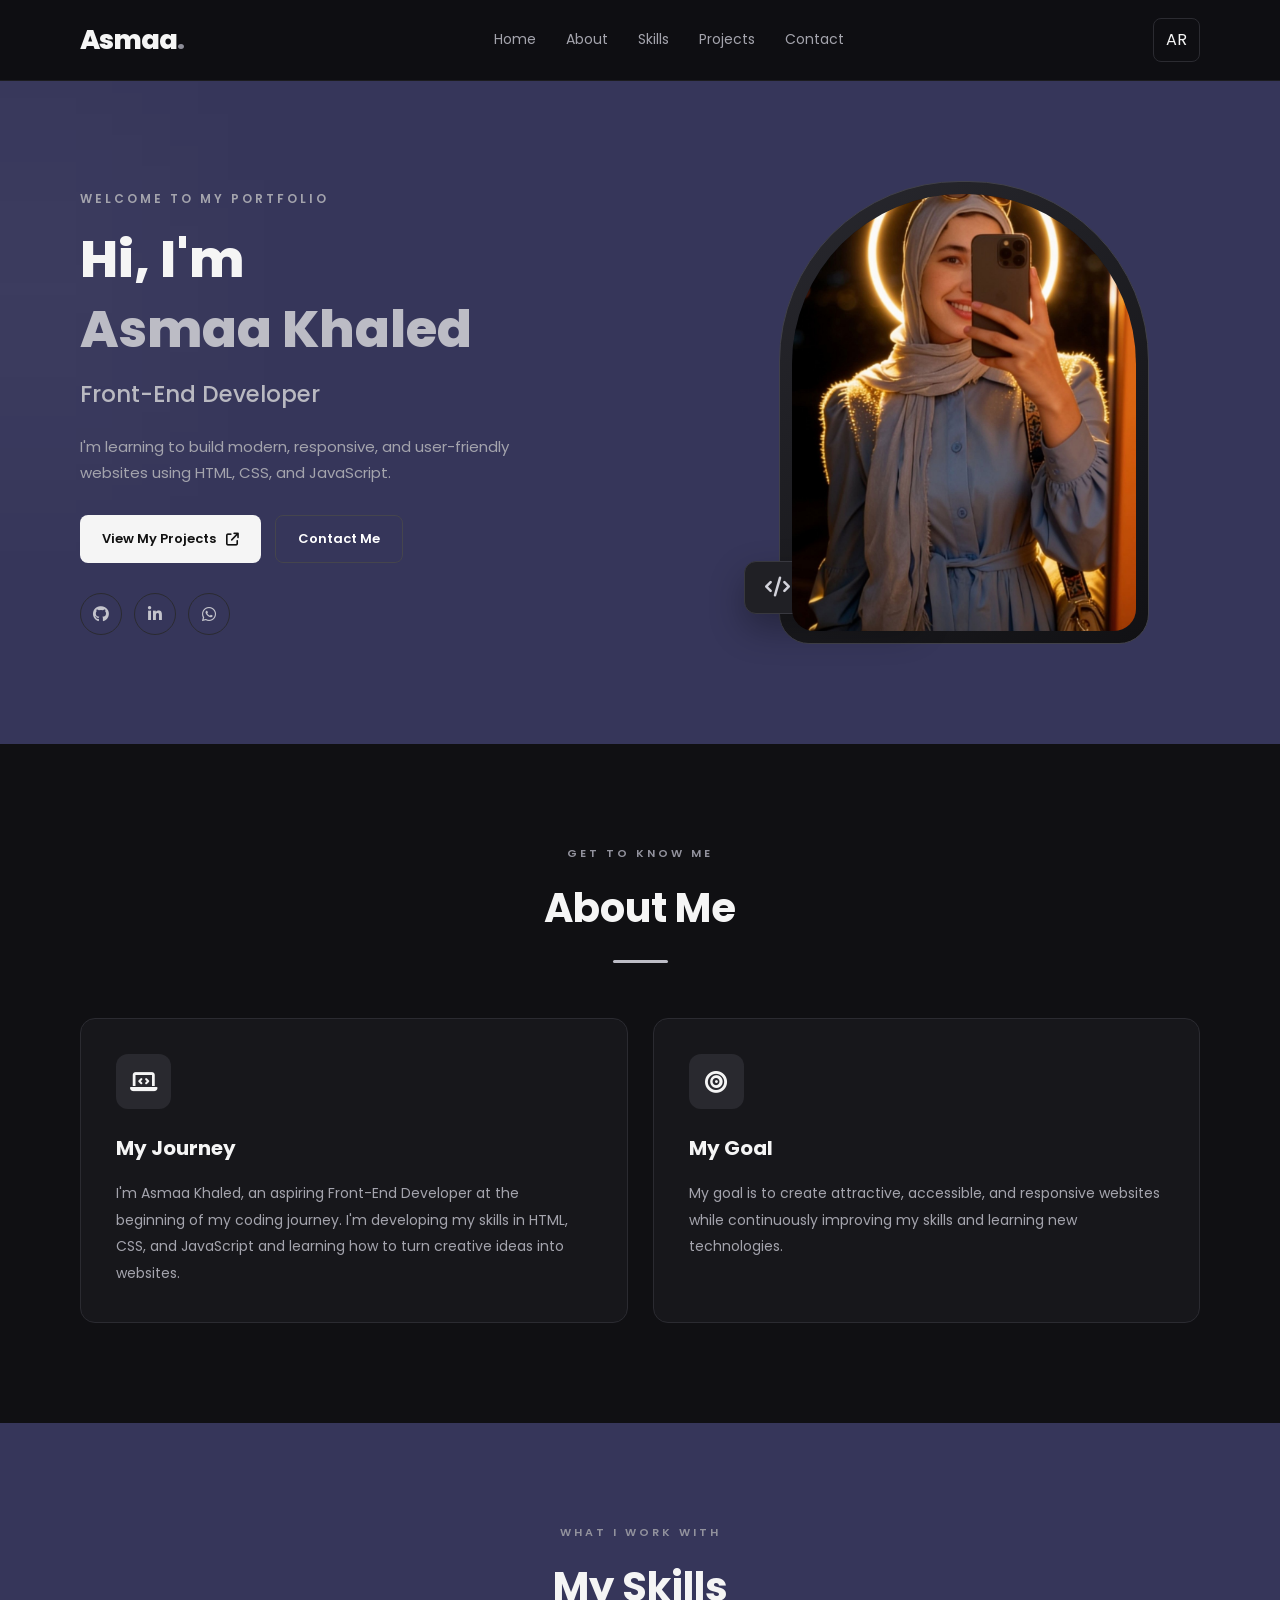
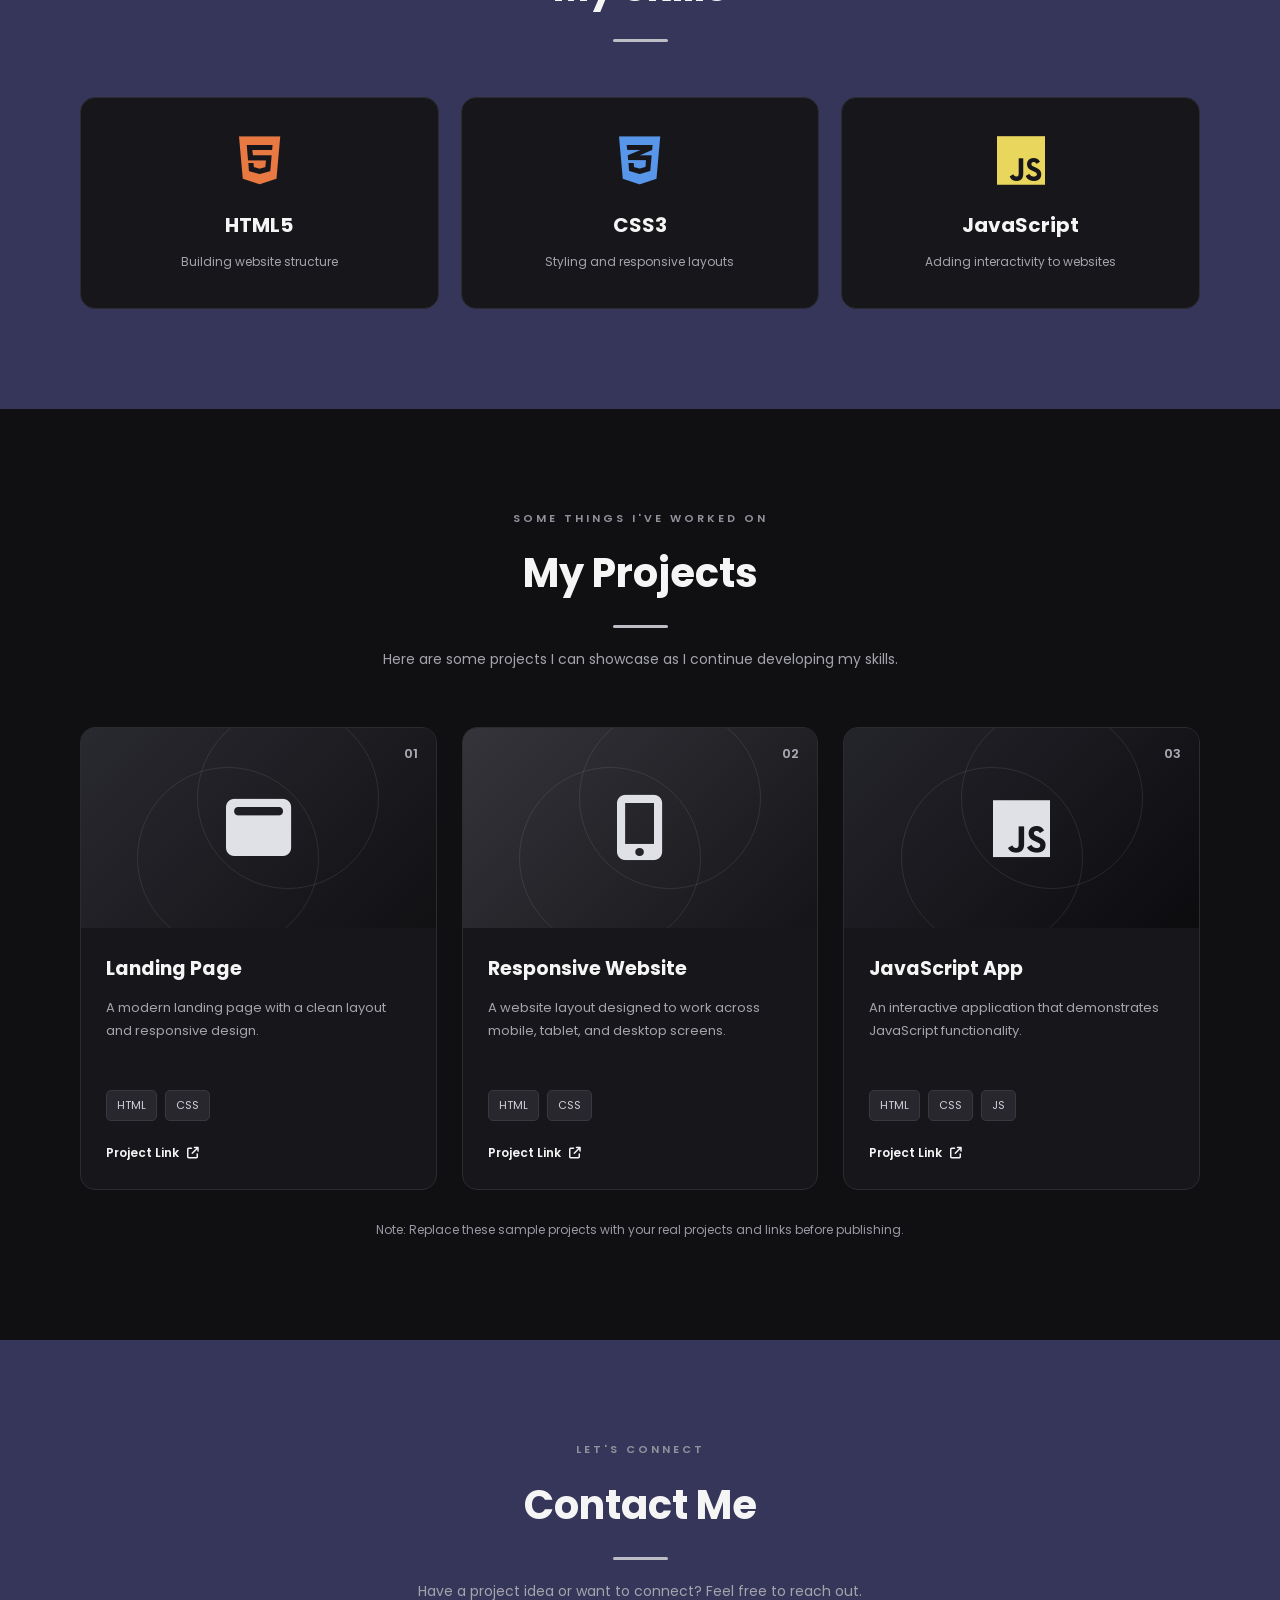
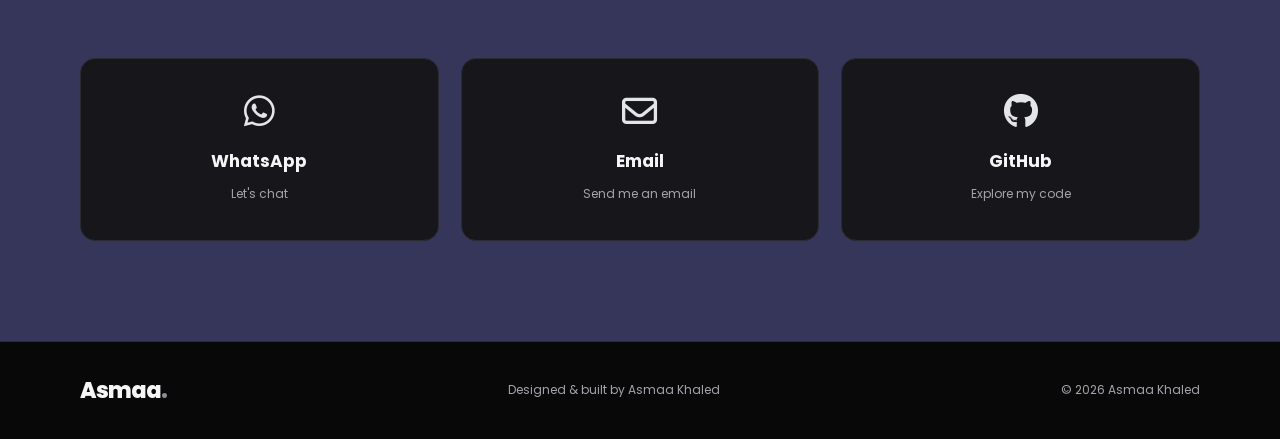
<file: index.html>
<html lang="en" dir="ltr">
<head>
    <meta charset="UTF-8">
    <meta name="viewport" content="width=device-width, initial-scale=1.0">

    <meta name="description"
          content="Asmaa Khaled - Front-End Developer Portfolio">

    <title>Asmaa Khaled | Front-End Developer</title>

    <!-- Google Fonts -->
    <link rel="preconnect" href="https://fonts.googleapis.com">
    <link rel="preconnect" href="https://fonts.gstatic.com" crossorigin>

    <link href="https://fonts.googleapis.com/css2?family=Cairo:wght@400;500;600;700;800&family=Poppins:wght@300;400;500;600;700;800&display=swap"
          rel="stylesheet">

    <!-- Font Awesome Icons -->
    <link rel="stylesheet"
          href="https://cdnjs.cloudflare.com/ajax/libs/font-awesome/6.5.2/css/all.min.css">

    <!-- CSS File -->
    <link rel="stylesheet" href="ASmaa.css">
</head>

<body>





<div class="bubbles-background" aria-hidden="true"> <span></span> <span></span> <span></span> <span></span> <span></span> <span></span> <span></span> <span></span> <span></span> <span></span> <span></span> <span></span> </div>



    

    <!-- Navbar -->
    <header class="header">
        <nav class="navbar container">

            <a href="#home" class="logo">
                Asmaa<span>.</span>
            </a>

            <ul class="nav-links" id="navLinks">
                <li><a href="#home" data-en="Home" data-ar="الرئيسية">Home</a></li>
                <li><a href="#about" data-en="About" data-ar="عني">About</a></li>
                <li><a href="#skills" data-en="Skills" data-ar="مهاراتي">Skills</a></li>
                <li><a href="#projects" data-en="Projects" data-ar="مشاريعي">Projects</a></li>
                <li><a href="#contact" data-en="Contact" data-ar="تواصل معي">Contact</a></li>
            </ul>

            <div class="nav-actions">
                <button class="language-btn" id="languageBtn" aria-label="Change language">
                    AR
                </button>

                <button class="menu-btn"
                        id="menuBtn"
                        aria-label="Open navigation menu"
                        aria-expanded="false">
                    <i class="fa-solid fa-bars"></i>
                </button>
            </div>

        </nav>
    </header>


    <main>

        <!-- Home Section -->
        <section class="hero section" id="home">

            <div class="container hero-content">

                <div class="hero-text">

                    <p class="welcome" data-en="WELCOME TO MY PORTFOLIO"
                       data-ar="أهلاً بيكم في البورتفوليو الخاص بيا">
                        WELCOME TO MY PORTFOLIO
                    </p>

                    <h1>
                        <span data-en="Hi, I'm" data-ar="أهلاً، أنا">Hi, I'm</span>
                        <span class="highlight">Asmaa Khaled</span>
                    </h1>

                    <h2 data-en="Front-End Developer"
                        data-ar="مطورة واجهات أمامية">
                        Front-End Developer
                    </h2>

                    <p class="hero-description"
                       data-en="I'm learning to build modern, responsive, and user-friendly websites using HTML, CSS, and JavaScript."
                       data-ar="أنا في بداية رحلتي في تطوير الواجهات الأمامية، وبطور مهاراتي في إنشاء مواقع عصرية ومتجاوبة باستخدام HTML وCSS وJavaScript.">
                        I'm learning to build modern, responsive, and
                        user-friendly websites using HTML, CSS, and JavaScript.
                    </p>

                    <div class="hero-buttons">

                        <a href="#projects" class="btn btn-primary">
                            <span data-en="View My Projects"
                                  data-ar="شاهدي مشاريعي">View My Projects</span>
                            <i class="fa-solid fa-arrow-up-right-from-square"></i>
                        </a>

                        <a href="#contact" class="btn btn-outline"
                           data-en="Contact Me"
                           data-ar="تواصلي معي">
                            Contact Me
                        </a>

                    </div>

                    <div class="social-links">

                        <a href="https://github.com/"
                           target="_blank"
                           rel="noopener noreferrer"
                           aria-label="GitHub">
                            <i class="fa-brands fa-github"></i>
                        </a>

                        <a href="https://www.linkedin.com/"
                           target="_blank"
                           rel="noopener noreferrer"
                           aria-label="LinkedIn">
                            <i class="fa-brands fa-linkedin-in"></i>
                        </a>

                        <a href="https://wa.me/201121134514"
                           target="_blank"
                           rel="noopener noreferrer"
                           aria-label="WhatsApp">
                            <i class="fa-brands fa-whatsapp"></i>
                        </a>

                    </div>

                </div>


                <div class="hero-image">

                    <div class="image-frame">

                        <!-- Replace profile.jpg with your own photo -->
                        <img src="profile.jpg"
                             alt="Asmaa Khaled"
                             class="profile-img"
                             onerror="this.style.display='none'; this.nextElementSibling.style.display='flex';">

                        <div class="image-placeholder">
                            <i class="fa-solid fa-user"></i>
                            <span data-en="Add Your Photo"
                                  data-ar="أضيفي صورتك هنا">
                                Add Your Photo
                            </span>
                        </div>

                    </div>

                    <div class="floating-badge">
                        <i class="fa-solid fa-code"></i>
                        <span>HTML · CSS · JS</span>
                    </div>

                </div>

            </div>

        </section>


        <!-- About Section -->
        <section class="section about-section" id="about">

            <div class="container">

                <div class="section-heading">
                    <p class="section-subtitle"
                       data-en="GET TO KNOW ME"
                       data-ar="تعرفوا عليّ">
                        GET TO KNOW ME
                    </p>

                    <h2 data-en="About Me"
                        data-ar="نبذة عني">
                        About Me
                    </h2>

                    <span class="heading-line"></span>
                </div>

                <div class="about-content">

                    <div class="about-card">
                        <div class="about-icon">
                            <i class="fa-solid fa-laptop-code"></i>
                        </div>

                        <h3 data-en="My Journey"
                            data-ar="رحلتي في البرمجة">
                            My Journey
                        </h3>

                        <p data-en="I'm Asmaa Khaled, an aspiring Front-End Developer at the beginning of my coding journey. I'm developing my skills in HTML, CSS, and JavaScript and learning how to turn creative ideas into websites."
                           data-ar="أنا أسماء خالد، مطورة واجهات أمامية في بداية رحلتي في البرمجة. بعمل على تطوير مهاراتي في HTML وCSS وJavaScript، وبتعلم إزاي أحول الأفكار الإبداعية إلى مواقع ويب.">
                            I'm Asmaa Khaled, an aspiring Front-End Developer
                            at the beginning of my coding journey. I'm developing
                            my skills in HTML, CSS, and JavaScript and learning
                            how to turn creative ideas into websites.
                        </p>
                    </div>

                    <div class="about-card">
                        <div class="about-icon">
                            <i class="fa-solid fa-bullseye"></i>
                        </div>

                        <h3 data-en="My Goal"
                            data-ar="هدفي">
                            My Goal
                        </h3>

                        <p data-en="My goal is to create attractive, accessible, and responsive websites while continuously improving my skills and learning new technologies."
                           data-ar="هدفي إني أصمم مواقع جذابة وسهلة الاستخدام ومتجاوبة مع كل الشاشات، وأفضل أطور مهاراتي وأتعلم تقنيات جديدة باستمرار.">
                            My goal is to create attractive, accessible,
                            and responsive websites while continuously
                            improving my skills and learning new technologies.
                        </p>
                    </div>

                </div>

            </div>

        </section>


        <!-- Skills Section -->
        <section class="section skills-section" id="skills">

            <div class="container">

                <div class="section-heading">
                    <p class="section-subtitle"
                       data-en="WHAT I WORK WITH"
                       data-ar="التقنيات اللي بتعلمها">
                        WHAT I WORK WITH
                    </p>

                    <h2 data-en="My Skills"
                        data-ar="مهاراتي">
                        My Skills
                    </h2>

                    <span class="heading-line"></span>
                </div>

                <div class="skills-grid">

                    <div class="skill-card">
                        <i class="fa-brands fa-html5 html-icon"></i>
                        <h3>HTML5</h3>
                        <p data-en="Building website structure"
                           data-ar="بناء هيكل صفحات الويب">
                            Building website structure
                        </p>
                    </div>

                    <div class="skill-card">
                        <i class="fa-brands fa-css3-alt css-icon"></i>
                        <h3>CSS3</h3>
                        <p data-en="Styling and responsive layouts"
                           data-ar="تنسيق المواقع وتصميم الشاشات المتجاوبة">
                            Styling and responsive layouts
                        </p>
                    </div>

                    <div class="skill-card">
                        <i class="fa-brands fa-js js-icon"></i>
                        <h3>JavaScript</h3>
                        <p data-en="Adding interactivity to websites"
                           data-ar="إضافة التفاعل إلى المواقع">
                            Adding interactivity to websites
                        </p>
                    </div>

                </div>

            </div>

        </section>


        <!-- Projects Section -->
        <section class="section projects-section" id="projects">

            <div class="container">

                <div class="section-heading">
                    <p class="section-subtitle"
                       data-en="SOME THINGS I'VE WORKED ON"
                       data-ar="نماذج من أعمالي">
                        SOME THINGS I'VE WORKED ON
                    </p>

                    <h2 data-en="My Projects"
                        data-ar="مشاريعي">
                        My Projects
                    </h2>

                    <span class="heading-line"></span>

                    <p class="section-description"
                       data-en="Here are some projects I can showcase as I continue developing my skills."
                       data-ar="هنا هنعرض نماذج من مشاريعي مع استمرار تطوير مهاراتي.">
                        Here are some projects I can showcase as I continue
                        developing my skills.
                    </p>
                </div>


                <div class="projects-grid">

                    <!-- Project 1 -->
                    <article class="project-card">

                        <div class="project-visual visual-one">
                            <i class="fa-solid fa-window-maximize"></i>
                            <span>01</span>
                        </div>

                        <div class="project-info">

                            <h3 data-en="Landing Page"
                                data-ar="صفحة هبوط">
                                Landing Page
                            </h3>

                            <p data-en="A modern landing page with a clean layout and responsive design."
                               data-ar="صفحة هبوط عصرية بتصميم بسيط ومتجاوب مع مختلف الشاشات.">
                                A modern landing page with a clean layout
                                and responsive design.
                            </p>

                            <div class="project-tags">
                                <span>HTML</span>
                                <span>CSS</span>
                            </div>

                            <a href="#contact"
                               class="project-link"
                               data-en="Project Link"
                               data-ar="رابط المشروع">
                                Project Link
                                <i class="fa-solid fa-arrow-up-right-from-square"></i>
                            </a>

                        </div>

                    </article>


                    <!-- Project 2 -->
                    <article class="project-card">

                        <div class="project-visual visual-two">
                            <i class="fa-solid fa-mobile-screen-button"></i>
                            <span>02</span>
                        </div>

                        <div class="project-info">

                            <h3 data-en="Responsive Website"
                                data-ar="موقع متجاوب">
                                Responsive Website
                            </h3>

                            <p data-en="A website layout designed to work across mobile, tablet, and desktop screens."
                               data-ar="تصميم موقع يعمل بشكل مناسب على الموبايل والتابلت والكمبيوتر.">
                                A website layout designed to work across
                                mobile, tablet, and desktop screens.
                            </p>

                            <div class="project-tags">
                                <span>HTML</span>
                                <span>CSS</span>
                            </div>

                            <a href="#contact"
                               class="project-link"
                               data-en="Project Link"
                               data-ar="رابط المشروع">
                                Project Link
                                <i class="fa-solid fa-arrow-up-right-from-square"></i>
                            </a>

                        </div>

                    </article>


                    <!-- Project 3 -->
                    <article class="project-card">

                        <div class="project-visual visual-three">
                            <i class="fa-brands fa-js"></i>
                            <span>03</span>
                        </div>

                        <div class="project-info">

                            <h3 data-en="JavaScript App"
                                data-ar="تطبيق JavaScript">
                                JavaScript App
                            </h3>

                            <p data-en="An interactive application that demonstrates JavaScript functionality."
                               data-ar="تطبيق تفاعلي يوضح استخدام JavaScript في إضافة وظائف للموقع.">
                                An interactive application that demonstrates
                                JavaScript functionality.
                            </p>

                            <div class="project-tags">
                                <span>HTML</span>
                                <span>CSS</span>
                                <span>JS</span>
                            </div>

                            <a href="#contact"
                               class="project-link"
                               data-en="Project Link"
                               data-ar="رابط المشروع">
                                Project Link
                                <i class="fa-solid fa-arrow-up-right-from-square"></i>
                            </a>

                        </div>

                    </article>

                </div>

                <p class="projects-note"
                   data-en="Note: Replace these sample projects with your real projects and links before publishing."
                   data-ar="ملحوظة: استبدلي المشاريع التجريبية بمشاريعك الحقيقية وروابطها قبل نشر الموقع.">
                    Note: Replace these sample projects with your real
                    projects and links before publishing.
                </p>

            </div>

        </section>


        <!-- Contact Section -->
        <section class="section contact-section" id="contact">

            <div class="container">

                <div class="section-heading">
                    <p class="section-subtitle"
                       data-en="LET'S CONNECT"
                       data-ar="خلينا نتواصل">
                        LET'S CONNECT
                    </p>

                    <h2 data-en="Contact Me"
                        data-ar="تواصل معي">
                        Contact Me
                    </h2>

                    <span class="heading-line"></span>

                    <p class="section-description"
                       data-en="Have a project idea or want to connect? Feel free to reach out."
                       data-ar="عندك فكرة مشروع أو حابة تتواصلي معايا؟ يسعدني إنك تبعتيلي.">
                        Have a project idea or want to connect?
                        Feel free to reach out.
                    </p>
                </div>


                <div class="contact-grid">

                    <a href="https://wa.me/201121134514"
                       class="contact-card"
                       target="_blank"
                       rel="noopener noreferrer">

                        <i class="fa-brands fa-whatsapp"></i>

                        <h3>WhatsApp</h3>

                        <p data-en="Let's chat"
                           data-ar="راسليني">
                            Let's chat
                        </p>

                    </a>


                    <a href="mailto:YOUR_EMAIL@example.com"
                       class="contact-card">

                        <i class="fa-regular fa-envelope"></i>

                        <h3>Email</h3>

                        <p data-en="Send me an email"
                           data-ar="ابعتيلي إيميل">
                            Send me an email
                        </p>

                    </a>


                    <a href="https://github.com/"
                       class="contact-card"
                       target="_blank"
                       rel="noopener noreferrer">

                        <i class="fa-brands fa-github"></i>

                        <h3>GitHub</h3>

                        <p data-en="Explore my code"
                           data-ar="شوفي أكوادي">
                            Explore my code
                        </p>

                    </a>

                </div>

            </div>

        </section>

    </main>


    <!-- Footer -->
    <footer class="footer">

        <div class="container footer-content">

            <a href="#home" class="logo">
                Asmaa<span>.</span>
            </a>

            <p data-en="Designed & built by Asmaa Khaled"
               data-ar="تصميم وتطوير أسماء خالد">
                Designed & built by Asmaa Khaled
            </p>

            <p class="copyright">
                &copy; <span id="year"></span> Asmaa Khaled
            </p>

        </div>

    </footer>


    <!-- JavaScript File -->
    <script src="ASmaa.js"></script>

</body>
</html>
</file>
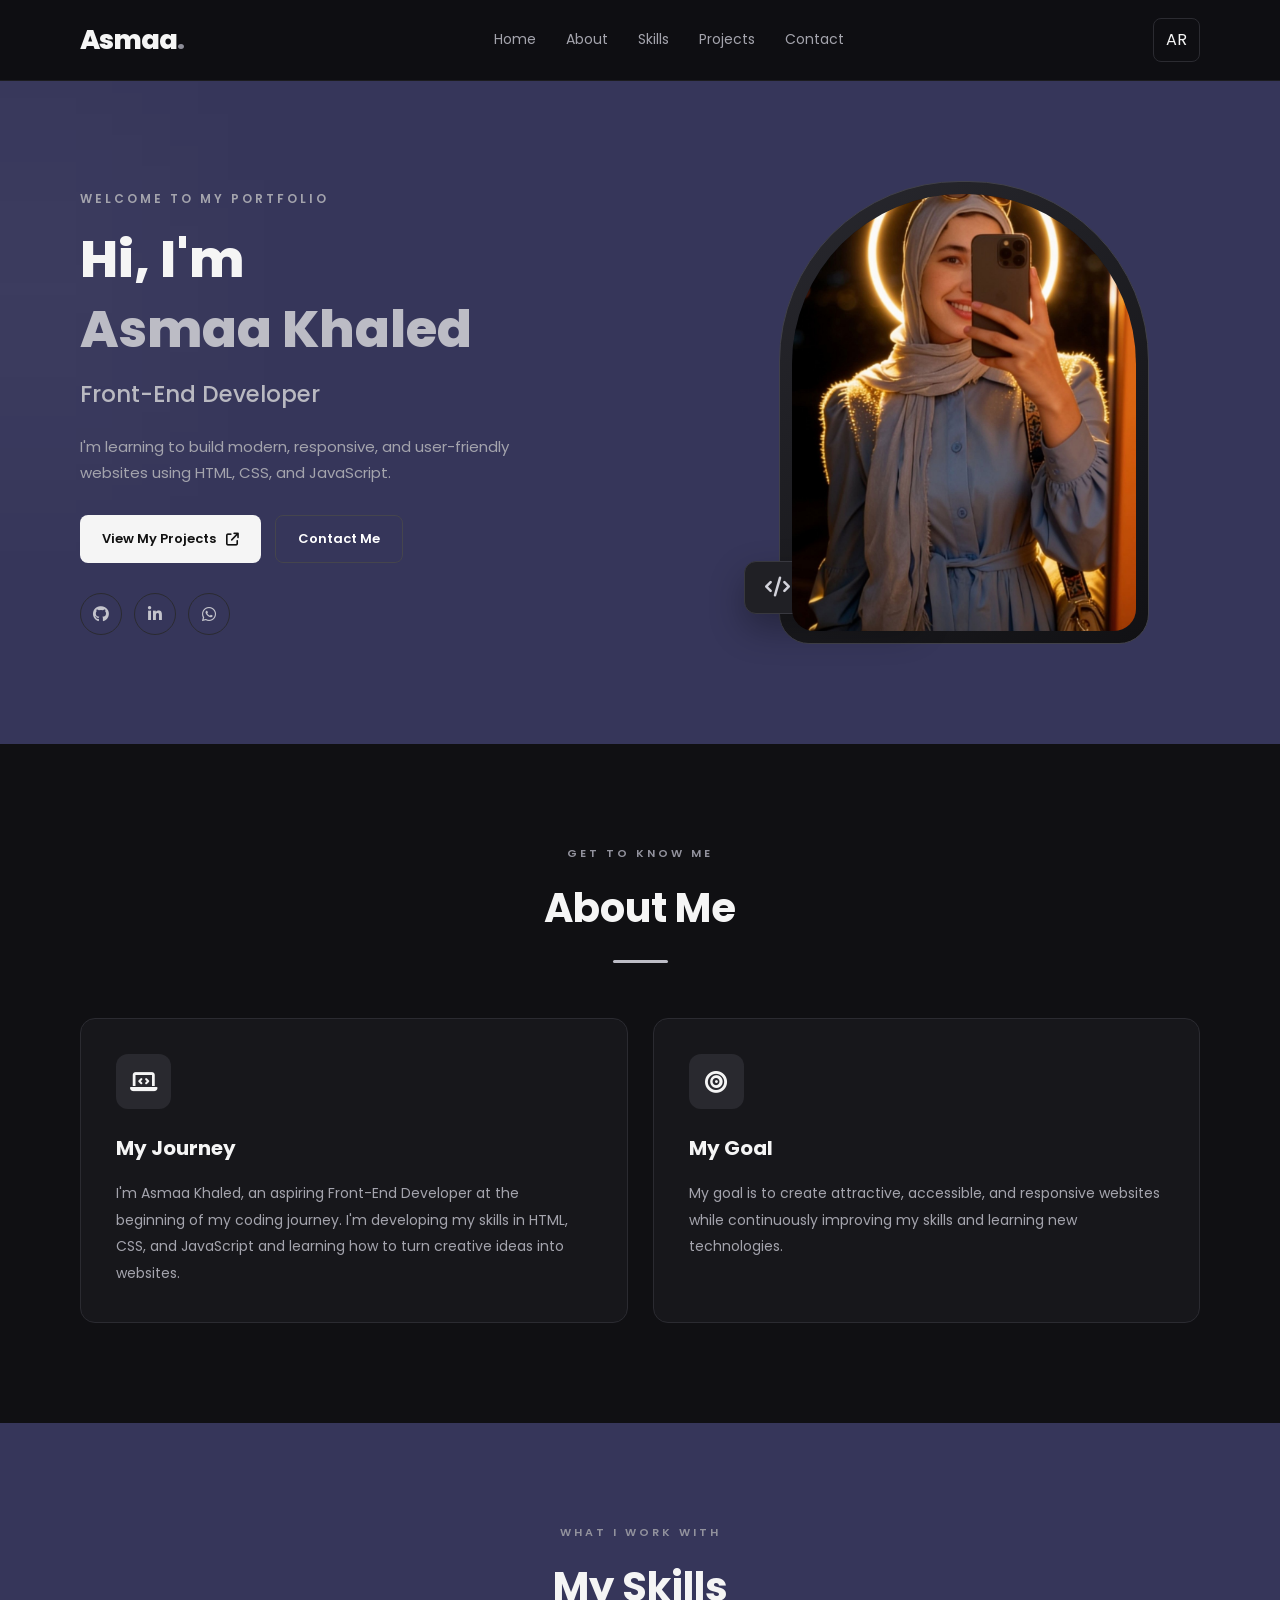
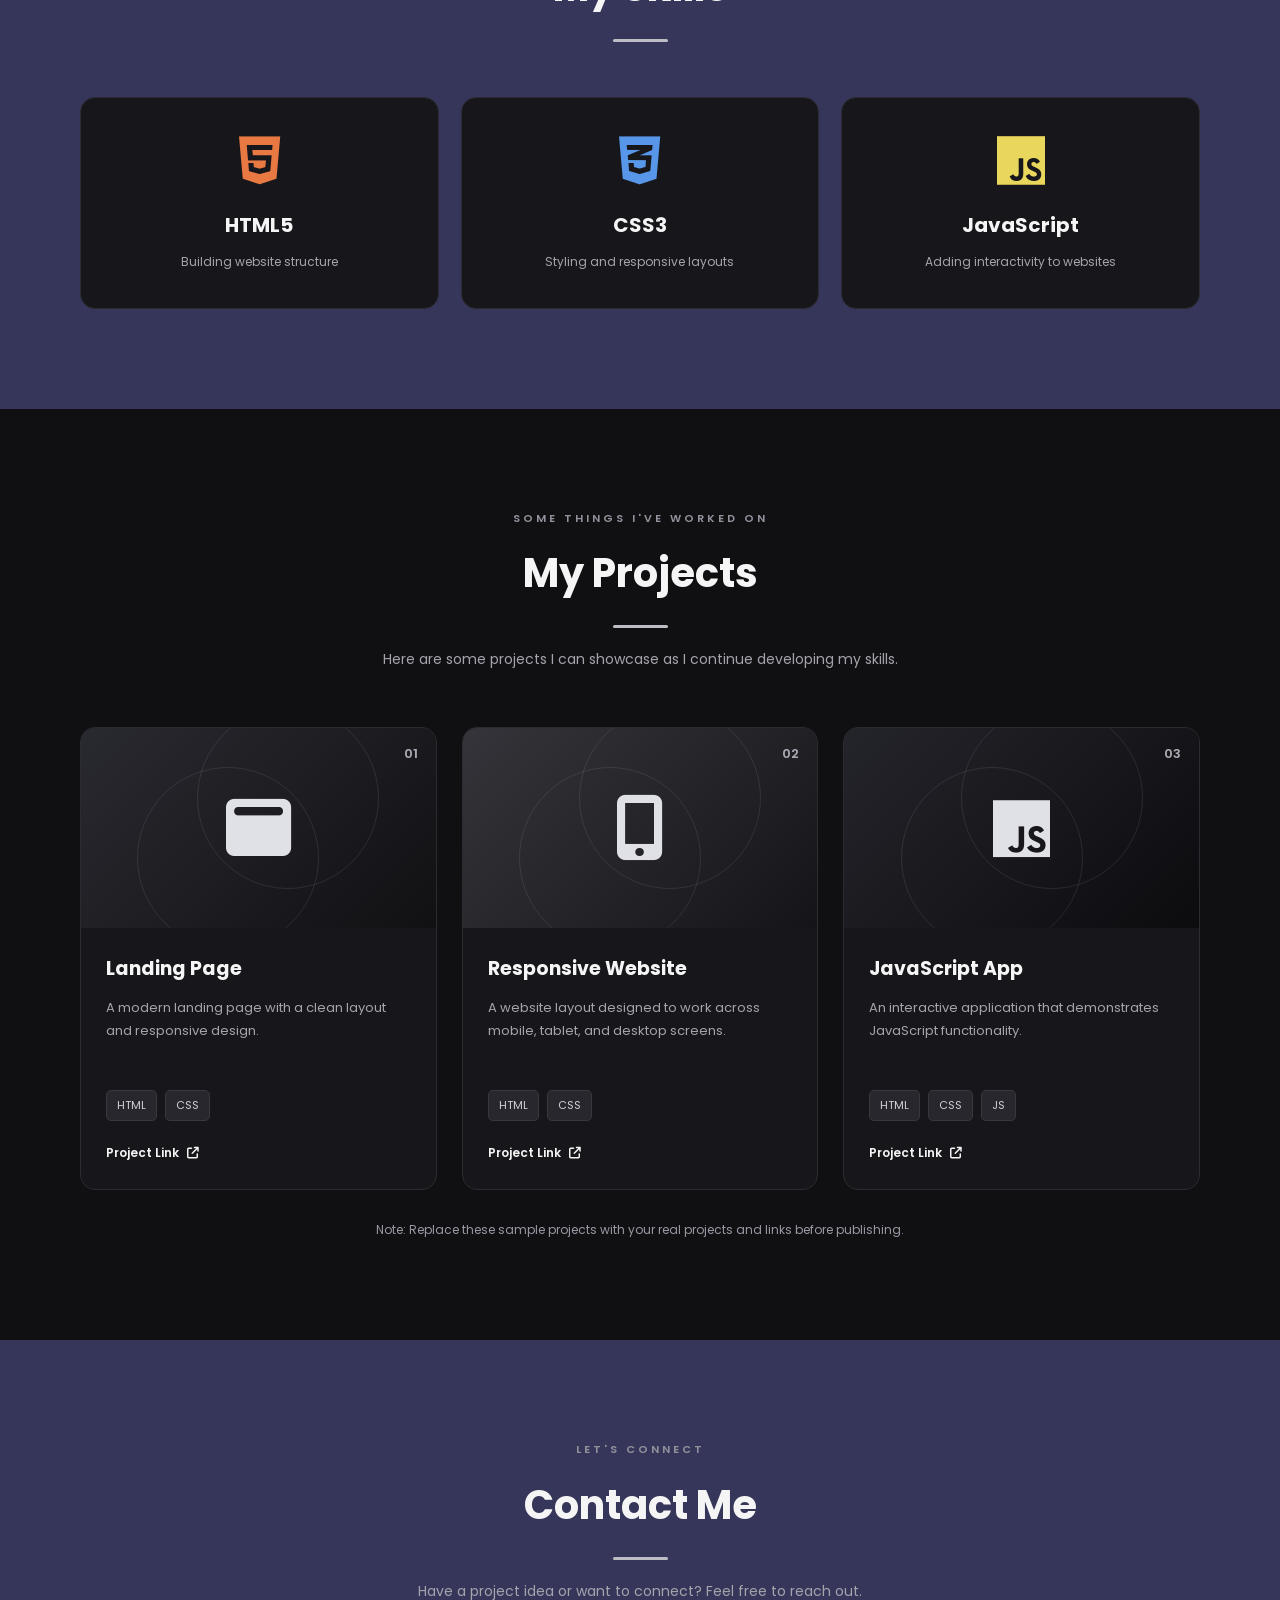
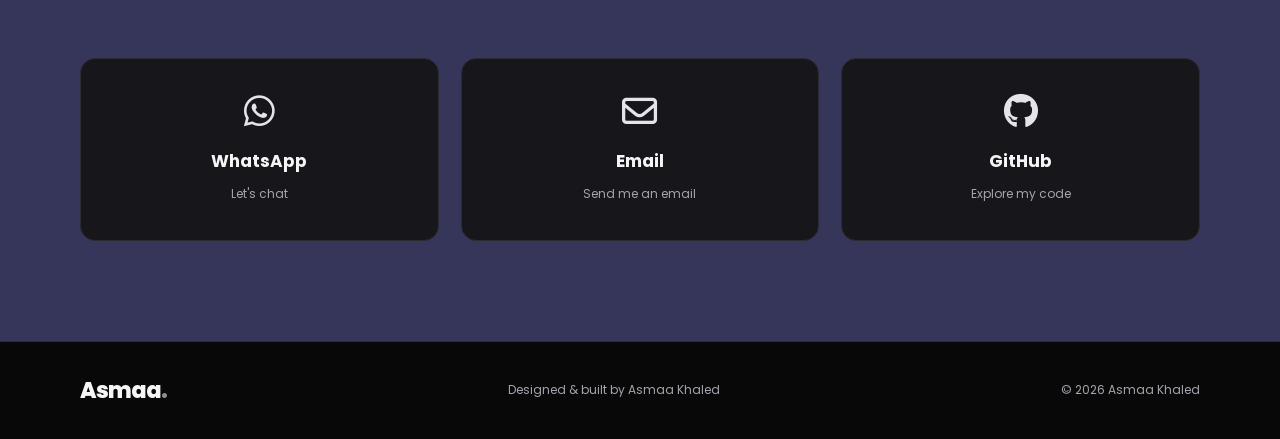
<file: index asmaa.html>
<html lang="en" dir="ltr">
<head>
    <meta charset="UTF-8">
    <meta name="viewport" content="width=device-width, initial-scale=1.0">

    <meta name="description"
          content="Asmaa Khaled - Front-End Developer Portfolio">

    <title>Asmaa Khaled | Front-End Developer</title>

    <!-- Google Fonts -->
    <link rel="preconnect" href="https://fonts.googleapis.com">
    <link rel="preconnect" href="https://fonts.gstatic.com" crossorigin>

    <link href="https://fonts.googleapis.com/css2?family=Cairo:wght@400;500;600;700;800&family=Poppins:wght@300;400;500;600;700;800&display=swap"
          rel="stylesheet">

    <!-- Font Awesome Icons -->
    <link rel="stylesheet"
          href="https://cdnjs.cloudflare.com/ajax/libs/font-awesome/6.5.2/css/all.min.css">

    <!-- CSS File -->
    <link rel="stylesheet" href="ASmaa.css">
</head>

<body>

    <!-- Navbar -->
    <header class="header">
        <nav class="navbar container">

            <a href="#home" class="logo">
                Asmaa<span>.</span>
            </a>

            <ul class="nav-links" id="navLinks">
                <li><a href="#home" data-en="Home" data-ar="الرئيسية">Home</a></li>
                <li><a href="#about" data-en="About" data-ar="عني">About</a></li>
                <li><a href="#skills" data-en="Skills" data-ar="مهاراتي">Skills</a></li>
                <li><a href="#projects" data-en="Projects" data-ar="مشاريعي">Projects</a></li>
                <li><a href="#contact" data-en="Contact" data-ar="تواصل معي">Contact</a></li>
            </ul>

            <div class="nav-actions">
                <button class="language-btn" id="languageBtn" aria-label="Change language">
                    AR
                </button>

                <button class="menu-btn"
                        id="menuBtn"
                        aria-label="Open navigation menu"
                        aria-expanded="false">
                    <i class="fa-solid fa-bars"></i>
                </button>
            </div>

        </nav>
    </header>


    <main>

        <!-- Home Section -->
        <section class="hero section" id="home">

            <div class="container hero-content">

                <div class="hero-text">

                    <p class="welcome" data-en="WELCOME TO MY PORTFOLIO"
                       data-ar="أهلاً بيكم في البورتفوليو الخاص بيا">
                        WELCOME TO MY PORTFOLIO
                    </p>

                    <h1>
                        <span data-en="Hi, I'm" data-ar="أهلاً، أنا">Hi, I'm</span>
                        <span class="highlight">Asmaa Khaled</span>
                    </h1>

                    <h2 data-en="Front-End Developer"
                        data-ar="مطورة واجهات أمامية">
                        Front-End Developer
                    </h2>

                    <p class="hero-description"
                       data-en="I'm learning to build modern, responsive, and user-friendly websites using HTML, CSS, and JavaScript."
                       data-ar="أنا في بداية رحلتي في تطوير الواجهات الأمامية، وبطور مهاراتي في إنشاء مواقع عصرية ومتجاوبة باستخدام HTML وCSS وJavaScript.">
                        I'm learning to build modern, responsive, and
                        user-friendly websites using HTML, CSS, and JavaScript.
                    </p>

                    <div class="hero-buttons">

                        <a href="#projects" class="btn btn-primary">
                            <span data-en="View My Projects"
                                  data-ar="شاهدي مشاريعي">View My Projects</span>
                            <i class="fa-solid fa-arrow-up-right-from-square"></i>
                        </a>

                        <a href="#contact" class="btn btn-outline"
                           data-en="Contact Me"
                           data-ar="تواصلي معي">
                            Contact Me
                        </a>

                    </div>

                    <div class="social-links">

                        <a href="https://github.com/"
                           target="_blank"
                           rel="noopener noreferrer"
                           aria-label="GitHub">
                            <i class="fa-brands fa-github"></i>
                        </a>

                        <a href="https://www.linkedin.com/"
                           target="_blank"
                           rel="noopener noreferrer"
                           aria-label="LinkedIn">
                            <i class="fa-brands fa-linkedin-in"></i>
                        </a>

                        <a href="https://wa.me/201121134514"
                           target="_blank"
                           rel="noopener noreferrer"
                           aria-label="WhatsApp">
                            <i class="fa-brands fa-whatsapp"></i>
                        </a>

                    </div>

                </div>


                <div class="hero-image">

                    <div class="image-frame">

                        <!-- Replace profile.jpg with your own photo -->
                        <img src="profile.jpg"
                             alt="Asmaa Khaled"
                             class="profile-img"
                             onerror="this.style.display='none'; this.nextElementSibling.style.display='flex';">

                        <div class="image-placeholder">
                            <i class="fa-solid fa-user"></i>
                            <span data-en="Add Your Photo"
                                  data-ar="أضيفي صورتك هنا">
                                Add Your Photo
                            </span>
                        </div>

                    </div>

                    <div class="floating-badge">
                        <i class="fa-solid fa-code"></i>
                        <span>HTML · CSS · JS</span>
                    </div>

                </div>

            </div>

        </section>


        <!-- About Section -->
        <section class="section about-section" id="about">

            <div class="container">

                <div class="section-heading">
                    <p class="section-subtitle"
                       data-en="GET TO KNOW ME"
                       data-ar="تعرفوا عليّ">
                        GET TO KNOW ME
                    </p>

                    <h2 data-en="About Me"
                        data-ar="نبذة عني">
                        About Me
                    </h2>

                    <span class="heading-line"></span>
                </div>

                <div class="about-content">

                    <div class="about-card">
                        <div class="about-icon">
                            <i class="fa-solid fa-laptop-code"></i>
                        </div>

                        <h3 data-en="My Journey"
                            data-ar="رحلتي في البرمجة">
                            My Journey
                        </h3>

                        <p data-en="I'm Asmaa Khaled, an aspiring Front-End Developer at the beginning of my coding journey. I'm developing my skills in HTML, CSS, and JavaScript and learning how to turn creative ideas into websites."
                           data-ar="أنا أسماء خالد، مطورة واجهات أمامية في بداية رحلتي في البرمجة. بعمل على تطوير مهاراتي في HTML وCSS وJavaScript، وبتعلم إزاي أحول الأفكار الإبداعية إلى مواقع ويب.">
                            I'm Asmaa Khaled, an aspiring Front-End Developer
                            at the beginning of my coding journey. I'm developing
                            my skills in HTML, CSS, and JavaScript and learning
                            how to turn creative ideas into websites.
                        </p>
                    </div>

                    <div class="about-card">
                        <div class="about-icon">
                            <i class="fa-solid fa-bullseye"></i>
                        </div>

                        <h3 data-en="My Goal"
                            data-ar="هدفي">
                            My Goal
                        </h3>

                        <p data-en="My goal is to create attractive, accessible, and responsive websites while continuously improving my skills and learning new technologies."
                           data-ar="هدفي إني أصمم مواقع جذابة وسهلة الاستخدام ومتجاوبة مع كل الشاشات، وأفضل أطور مهاراتي وأتعلم تقنيات جديدة باستمرار.">
                            My goal is to create attractive, accessible,
                            and responsive websites while continuously
                            improving my skills and learning new technologies.
                        </p>
                    </div>

                </div>

            </div>

        </section>


        <!-- Skills Section -->
        <section class="section skills-section" id="skills">

            <div class="container">

                <div class="section-heading">
                    <p class="section-subtitle"
                       data-en="WHAT I WORK WITH"
                       data-ar="التقنيات اللي بتعلمها">
                        WHAT I WORK WITH
                    </p>

                    <h2 data-en="My Skills"
                        data-ar="مهاراتي">
                        My Skills
                    </h2>

                    <span class="heading-line"></span>
                </div>

                <div class="skills-grid">

                    <div class="skill-card">
                        <i class="fa-brands fa-html5 html-icon"></i>
                        <h3>HTML5</h3>
                        <p data-en="Building website structure"
                           data-ar="بناء هيكل صفحات الويب">
                            Building website structure
                        </p>
                    </div>

                    <div class="skill-card">
                        <i class="fa-brands fa-css3-alt css-icon"></i>
                        <h3>CSS3</h3>
                        <p data-en="Styling and responsive layouts"
                           data-ar="تنسيق المواقع وتصميم الشاشات المتجاوبة">
                            Styling and responsive layouts
                        </p>
                    </div>

                    <div class="skill-card">
                        <i class="fa-brands fa-js js-icon"></i>
                        <h3>JavaScript</h3>
                        <p data-en="Adding interactivity to websites"
                           data-ar="إضافة التفاعل إلى المواقع">
                            Adding interactivity to websites
                        </p>
                    </div>

                </div>

            </div>

        </section>


        <!-- Projects Section -->
        <section class="section projects-section" id="projects">

            <div class="container">

                <div class="section-heading">
                    <p class="section-subtitle"
                       data-en="SOME THINGS I'VE WORKED ON"
                       data-ar="نماذج من أعمالي">
                        SOME THINGS I'VE WORKED ON
                    </p>

                    <h2 data-en="My Projects"
                        data-ar="مشاريعي">
                        My Projects
                    </h2>

                    <span class="heading-line"></span>

                    <p class="section-description"
                       data-en="Here are some projects I can showcase as I continue developing my skills."
                       data-ar="هنا هنعرض نماذج من مشاريعي مع استمرار تطوير مهاراتي.">
                        Here are some projects I can showcase as I continue
                        developing my skills.
                    </p>
                </div>


                <div class="projects-grid">

                    <!-- Project 1 -->
                    <article class="project-card">

                        <div class="project-visual visual-one">
                            <i class="fa-solid fa-window-maximize"></i>
                            <span>01</span>
                        </div>

                        <div class="project-info">

                            <h3 data-en="Landing Page"
                                data-ar="صفحة هبوط">
                                Landing Page
                            </h3>

                            <p data-en="A modern landing page with a clean layout and responsive design."
                               data-ar="صفحة هبوط عصرية بتصميم بسيط ومتجاوب مع مختلف الشاشات.">
                                A modern landing page with a clean layout
                                and responsive design.
                            </p>

                            <div class="project-tags">
                                <span>HTML</span>
                                <span>CSS</span>
                            </div>

                            <a href="#contact"
                               class="project-link"
                               data-en="Project Link"
                               data-ar="رابط المشروع">
                                Project Link
                                <i class="fa-solid fa-arrow-up-right-from-square"></i>
                            </a>

                        </div>

                    </article>


                    <!-- Project 2 -->
                    <article class="project-card">

                        <div class="project-visual visual-two">
                            <i class="fa-solid fa-mobile-screen-button"></i>
                            <span>02</span>
                        </div>

                        <div class="project-info">

                            <h3 data-en="Responsive Website"
                                data-ar="موقع متجاوب">
                                Responsive Website
                            </h3>

                            <p data-en="A website layout designed to work across mobile, tablet, and desktop screens."
                               data-ar="تصميم موقع يعمل بشكل مناسب على الموبايل والتابلت والكمبيوتر.">
                                A website layout designed to work across
                                mobile, tablet, and desktop screens.
                            </p>

                            <div class="project-tags">
                                <span>HTML</span>
                                <span>CSS</span>
                            </div>

                            <a href="#contact"
                               class="project-link"
                               data-en="Project Link"
                               data-ar="رابط المشروع">
                                Project Link
                                <i class="fa-solid fa-arrow-up-right-from-square"></i>
                            </a>

                        </div>

                    </article>


                    <!-- Project 3 -->
                    <article class="project-card">

                        <div class="project-visual visual-three">
                            <i class="fa-brands fa-js"></i>
                            <span>03</span>
                        </div>

                        <div class="project-info">

                            <h3 data-en="JavaScript App"
                                data-ar="تطبيق JavaScript">
                                JavaScript App
                            </h3>

                            <p data-en="An interactive application that demonstrates JavaScript functionality."
                               data-ar="تطبيق تفاعلي يوضح استخدام JavaScript في إضافة وظائف للموقع.">
                                An interactive application that demonstrates
                                JavaScript functionality.
                            </p>

                            <div class="project-tags">
                                <span>HTML</span>
                                <span>CSS</span>
                                <span>JS</span>
                            </div>

                            <a href="#contact"
                               class="project-link"
                               data-en="Project Link"
                               data-ar="رابط المشروع">
                                Project Link
                                <i class="fa-solid fa-arrow-up-right-from-square"></i>
                            </a>

                        </div>

                    </article>

                </div>

                <p class="projects-note"
                   data-en="Note: Replace these sample projects with your real projects and links before publishing."
                   data-ar="ملحوظة: استبدلي المشاريع التجريبية بمشاريعك الحقيقية وروابطها قبل نشر الموقع.">
                    Note: Replace these sample projects with your real
                    projects and links before publishing.
                </p>

            </div>

        </section>


        <!-- Contact Section -->
        <section class="section contact-section" id="contact">

            <div class="container">

                <div class="section-heading">
                    <p class="section-subtitle"
                       data-en="LET'S CONNECT"
                       data-ar="خلينا نتواصل">
                        LET'S CONNECT
                    </p>

                    <h2 data-en="Contact Me"
                        data-ar="تواصل معي">
                        Contact Me
                    </h2>

                    <span class="heading-line"></span>

                    <p class="section-description"
                       data-en="Have a project idea or want to connect? Feel free to reach out."
                       data-ar="عندك فكرة مشروع أو حابة تتواصلي معايا؟ يسعدني إنك تبعتيلي.">
                        Have a project idea or want to connect?
                        Feel free to reach out.
                    </p>
                </div>


                <div class="contact-grid">

                    <a href="https://wa.me/201121134514"
                       class="contact-card"
                       target="_blank"
                       rel="noopener noreferrer">

                        <i class="fa-brands fa-whatsapp"></i>

                        <h3>WhatsApp</h3>

                        <p data-en="Let's chat"
                           data-ar="راسليني">
                            Let's chat
                        </p>

                    </a>


                    <a href="mailto:YOUR_EMAIL@example.com"
                       class="contact-card">

                        <i class="fa-regular fa-envelope"></i>

                        <h3>Email</h3>

                        <p data-en="Send me an email"
                           data-ar="ابعتيلي إيميل">
                            Send me an email
                        </p>

                    </a>


                    <a href="https://github.com/"
                       class="contact-card"
                       target="_blank"
                       rel="noopener noreferrer">

                        <i class="fa-brands fa-github"></i>

                        <h3>GitHub</h3>

                        <p data-en="Explore my code"
                           data-ar="شوفي أكوادي">
                            Explore my code
                        </p>

                    </a>

                </div>

            </div>

        </section>

    </main>


    <!-- Footer -->
    <footer class="footer">

        <div class="container footer-content">

            <a href="#home" class="logo">
                Asmaa<span>.</span>
            </a>

            <p data-en="Designed & built by Asmaa Khaled"
               data-ar="تصميم وتطوير أسماء خالد">
                Designed & built by Asmaa Khaled
            </p>

            <p class="copyright">
                &copy; <span id="year"></span> Asmaa Khaled
            </p>

        </div>

    </footer>


    <!-- JavaScript File -->
    <script src="ASmaa.js"></script>

</body>
</html>
</file>
<file: ASmaa.css>
/* ======================================== ANIMATED BUBBLES BACKGROUND ======================================== */

body { background: #101013; position: relative; }

/* Bubbles Container */

.bubbles-background { position: fixed; inset: 0; width: 100%; height: 100%;


overflow: hidden;
pointer-events: none;

z-index: 2;
}

/* Bubble Design */

.bubbles-background span { position: absolute; bottom: -120px;


display: block;

border: 1px solid rgba(255, 255, 255, 0.18);
border-radius: 50%;

background: rgba(255, 255, 255, 0.025);

box-shadow:
    inset 0 0 20px rgba(255, 255, 255, 0.025),
    0 0 15px rgba(255, 255, 255, 0.025);

animation: bubbleFloat 18s linear infinite;
}

/* Bubble Sizes and Positions */

.bubbles-background span:nth-child(1) { width: 45px; height: 45px; left: 8%; animation-duration: 16s; }

.bubbles-background span:nth-child(2) { width: 80px; height: 80px; left: 20%; animation-duration: 22s; animation-delay: 2s; }

.bubbles-background span:nth-child(3) { width: 25px; height: 25px; left: 35%; animation-duration: 14s; animation-delay: 4s; }

.bubbles-background span:nth-child(4) { width: 100px; height: 100px; left: 48%; animation-duration: 25s; animation-delay: 1s; }

.bubbles-background span:nth-child(5) { width: 55px; height: 55px; left: 62%; animation-duration: 19s; animation-delay: 5s; }

.bubbles-background span:nth-child(6) { width: 35px; height: 35px; left: 75%; animation-duration: 15s; animation-delay: 3s; }

.bubbles-background span:nth-child(7) { width: 120px; height: 120px; left: 88%; animation-duration: 28s; animation-delay: 6s; }

.bubbles-background span:nth-child(8) { width: 30px; height: 30px; left: 15%; animation-duration: 20s; animation-delay: 9s; }

.bubbles-background span:nth-child(9) { width: 65px; height: 65px; left: 40%; animation-duration: 24s; animation-delay: 7s; }

.bubbles-background span:nth-child(10) { width: 40px; height: 40px; left: 70%; animation-duration: 17s; animation-delay: 10s; }

.bubbles-background span:nth-child(11) { width: 90px; height: 90px; left: 55%; animation-duration: 26s; animation-delay: 12s; }

.bubbles-background span:nth-child(12) { width: 22px; height: 22px; left: 95%; animation-duration: 15s; animation-delay: 8s; }

/* Bubble Animation */

@keyframes bubbleFloat { 0% { transform: translateY(0) translateX(0); opacity: 0; }


10% {
    opacity: 0.7;
}

50% {
    transform: translateY(-50vh) translateX(25px);
}

90% {
    opacity: 0.5;
}

100% {
    transform: translateY(-115vh) translateX(-20px);
    opacity: 0;
}
}

/* Keep Website Content Above Bubbles */

.header, main, section, .footer { position: relative; z-index: 3; }

/* Transparent Section Backgrounds */

.about-section, .projects-section { background: rgba(16, 16, 19, 0.82); }

/* Respect Reduced Motion */

@media (prefers-reduced-motion: reduce) { .bubbles-background span { animation: none; } }



:root {
    --bg-color: #36365a;
    --section-color: #101013;
    --card-color: #17171b;
    --card-hover: #202025;

    --text-color: #f5f5f5;
    --text-muted: #a4a4ad;

    --accent-color: #ffffff;
    --border-color: #2b2b31;

    --transition: 0.3s ease;
}

* {
    margin: 0;
    padding: 0;
    box-sizing: border-box;
    scroll-behavior: smooth;
}

html {
    scroll-padding-top: 90px;
}

body {
    background: var(--bg-color);
    color: var(--text-color);

    font-family: "Poppins", "Cairo", sans-serif;

    line-height: 1.7;
    overflow-x: hidden;
}

body.arabic {
    font-family: "Cairo", sans-serif;
}

a {
    color: inherit;
    text-decoration: none;
}

button {
    font: inherit;
}

button,
a {
    -webkit-tap-highlight-color: transparent;
}

img {
    display: block;
    max-width: 100%;
}

ul {
    list-style: none;
}

.container {
    width: min(1120px, 90%);
    margin-inline: auto;
}

.section {
    padding: 100px 0;
}

.highlight {
    color: #bcbcc5;
}

section {
    scroll-margin-top: 80px;
}


/* =========================
   2. Navbar
========================= */

.header {
    width: 100%;
    position: sticky;
    top: 0;
    z-index: 1000;

    background: rgba(11, 11, 13, 0.92);
    backdrop-filter: blur(15px);

    border-bottom: 1px solid rgba(255, 255, 255, 0.06);
}

.navbar {
    min-height: 80px;

    display: flex;
    align-items: center;
    justify-content: space-between;

    gap: 25px;
}

.logo {
    font-size: 27px;
    font-weight: 800;
    letter-spacing: -1px;
    white-space: nowrap;
}

.logo span {
    color: #8d8d98;
}

.nav-links {
    display: flex;
    align-items: center;
    gap: 30px;
}

.nav-links a {
    color: var(--text-muted);
    font-size: 14px;

    transition: color var(--transition);

    position: relative;
}

.nav-links a::after {
    content: "";

    position: absolute;
    bottom: -7px;
    left: 0;

    width: 0;
    height: 2px;

    background: var(--accent-color);

    transition: width var(--transition);
}

.nav-links a:hover {
    color: var(--text-color);
}

.nav-links a:hover::after {
    width: 100%;
}

.nav-actions {
    display: flex;
    align-items: center;
    gap: 15px;
}

.language-btn {
    background: transparent;
    border: 1px solid var(--border-color);

    color: var(--text-color);

    padding: 7px 12px;
    border-radius: 8px;

    cursor: pointer;

    transition: var(--transition);
}

.language-btn:hover {
    background: white;
    color: black;
}

.menu-btn {
    display: none;

    border: none;
    background: transparent;
    color: white;

    font-size: 23px;
    cursor: pointer;
}


/* =========================
   3. Hero Section
========================= */

.hero {
    min-height: 650px;

    display: flex;
    align-items: center;

    position: relative;
    overflow: hidden;
}

.hero::before {
    content: "";

    position: absolute;
    top: 5%;
    left: -180px;

    width: 350px;
    height: 350px;

    background: rgba(255, 255, 255, 0.035);
    filter: blur(100px);

    pointer-events: none;
}

.hero-content {
    display: grid;
    grid-template-columns: 1.1fr 0.9fr;

    align-items: center;
    gap: 70px;
}

.hero-text {
    animation: fadeUp 0.8s ease both;
}

.welcome {
    display: inline-block;

    color: var(--text-muted);

    font-size: 12px;
    font-weight: 600;
    letter-spacing: 3px;

    margin-bottom: 20px;
}

.hero h1 {
    font-size: clamp(35px, 4vw, 55px);
    line-height: 1.2;
    font-weight: 800;

    margin-bottom: 15px;
}

.hero h1 .highlight {
    display: block;
    margin-top: 8px;
}

.hero h2 {
    font-size: 23px;
    font-weight: 500;

    color: #b9b9c1;

    margin-bottom: 20px;
}

.hero-description {
    color: var(--text-muted);

    font-size: 15px;
    max-width: 500px;

    margin-bottom: 30px;
}

.hero-buttons {
    display: flex;
    align-items: center;
    flex-wrap: wrap;
    gap: 14px;

    margin-bottom: 30px;
}

.btn {
    min-height: 48px;

    display: inline-flex;
    align-items: center;
    justify-content: center;

    gap: 10px;

    padding: 12px 22px;
    border-radius: 8px;

    font-size: 13px;
    font-weight: 600;

    transition: var(--transition);
}

.btn-primary {
    background: #f5f5f5;
    color: #111;
}

.btn-primary:hover {
    background: #c9c9d0;
    transform: translateY(-3px);
}

.btn-outline {
    border: 1px solid #45454d;
    color: white;
}

.btn-outline:hover {
    background: #202025;
    border-color: #aaaab4;
    transform: translateY(-3px);
}

.social-links {
    display: flex;
    gap: 12px;
}

.social-links a {
    width: 42px;
    height: 42px;

    display: flex;
    align-items: center;
    justify-content: center;

    border: 1px solid var(--border-color);
    border-radius: 50%;

    color: #c4c4cc;

    transition: var(--transition);
}

.social-links a:hover {
    color: white;
    background: #25252b;

    transform: translateY(-4px);
}


/* =========================
   4. Profile Image
========================= */

.hero-image {
    position: relative;

    width: 100%;
    max-width: 370px;

    justify-self: center;

    animation: fadeUp 1s ease both;
}

.image-frame {
    width: 100%;
    aspect-ratio: 4 / 5;

    padding: 12px;

    border: 1px solid #414149;
    border-radius: 180px 180px 30px 30px;

    position: relative;
    overflow: hidden;

    background: linear-gradient(
        145deg,
        #28282e,
        #111114
    );
}

.profile-img {
    width: 100%;
    height: 100%;

    object-fit: cover;

    border-radius: 170px 170px 22px 22px;

    position: relative;
    z-index: 2;
}

.image-placeholder {
    position: absolute;
    inset: 12px;

    display: flex;
    flex-direction: column;

    align-items: center;
    justify-content: center;

    gap: 15px;

    color: #a2a2ad;
    background: #19191e;

    border-radius: 170px 170px 22px 22px;

    font-size: 13px;
}

.image-placeholder i {
    font-size: 70px;
    color: #55555f;
}

.floating-badge {
    position: absolute;
    bottom: 30px;
    left: -35px;

    display: flex;
    align-items: center;
    gap: 12px;

    padding: 15px 20px;

    background: #202025;
    border: 1px solid #38383f;

    border-radius: 12px;

    box-shadow: 0 15px 35px rgba(0, 0, 0, 0.3);

    font-size: 12px;
    font-weight: 600;

    animation: float 3s ease-in-out infinite;
}

.floating-badge i {
    font-size: 20px;
    color: #d2d2da;
}


/* =========================
   5. Section Headings
========================= */

.section-heading {
    text-align: center;
    margin-bottom: 55px;
}

.section-subtitle {
    color: #92929d;

    font-size: 11px;
    font-weight: 600;
    letter-spacing: 3px;

    margin-bottom: 12px;
}

.section-heading h2 {
    font-size: clamp(30px, 4vw, 40px);
    font-weight: 700;
}

.heading-line {
    display: block;

    width: 55px;
    height: 3px;

    background: #bdbdc6;

    margin: 18px auto 0;

    border-radius: 5px;
}

.section-description {
    color: var(--text-muted);

    max-width: 580px;
    margin: 20px auto 0;

    font-size: 14px;
}


/* =========================
   6. About Section
========================= */

.about-section {
    background: var(--section-color);
}

.about-content {
    display: grid;
    grid-template-columns: repeat(2, 1fr);

    gap: 25px;
}

.about-card {
    background: var(--card-color);

    border: 1px solid var(--border-color);
    border-radius: 15px;

    padding: 35px;

    transition: var(--transition);
}

.about-card:hover {
    transform: translateY(-5px);
    border-color: #55555f;
}

.about-icon {
    width: 55px;
    height: 55px;

    display: flex;
    align-items: center;
    justify-content: center;

    background: #29292f;
    border-radius: 12px;

    font-size: 22px;

    margin-bottom: 22px;
}

.about-card h3 {
    font-size: 20px;
    margin-bottom: 15px;
}

.about-card p {
    color: var(--text-muted);
    font-size: 14px;
    line-height: 1.9;
}


/* =========================
   7. Skills Section
========================= */

.skills-grid {
    display: grid;
    grid-template-columns: repeat(3, 1fr);

    gap: 22px;
}

.skill-card {
    background: var(--card-color);

    border: 1px solid var(--border-color);
    border-radius: 15px;

    padding: 35px 20px;

    text-align: center;

    transition: var(--transition);
}

.skill-card:hover {
    transform: translateY(-8px);

    background: var(--card-hover);
    border-color: #55555f;
}

.skill-card > i {
    font-size: 55px;
    margin-bottom: 20px;

    transition: transform var(--transition);
}

.skill-card:hover > i {
    transform: scale(1.1);
}

.html-icon {
    color: #e87943;
}

.css-icon {
    color: #5796e8;
}

.js-icon {
    color: #e9d65c;
}

.skill-card h3 {
    font-size: 20px;
    margin-bottom: 10px;
}

.skill-card p {
    color: var(--text-muted);
    font-size: 12px;
}


/* =========================
   8. Projects Section
========================= */

.projects-section {
    background: var(--section-color);
}

.projects-grid {
    display: grid;
    grid-template-columns: repeat(3, 1fr);

    gap: 25px;
}

.project-card {
    background: var(--card-color);

    border: 1px solid var(--border-color);
    border-radius: 15px;

    overflow: hidden;

    transition: var(--transition);
}

.project-card:hover {
    transform: translateY(-8px);
    border-color: #666670;

    box-shadow: 0 20px 40px rgba(0, 0, 0, 0.2);
}

.project-visual {
    min-height: 200px;

    display: flex;
    align-items: center;
    justify-content: center;

    position: relative;
    overflow: hidden;
}

.project-visual::before,
.project-visual::after {
    content: "";

    position: absolute;

    width: 180px;
    height: 180px;

    border: 1px solid rgba(255, 255, 255, 0.09);
    border-radius: 50%;
}

.project-visual::before {
    transform: translate(-30px, 30px);
}

.project-visual::after {
    transform: translate(30px, -30px);
}

.visual-one {
    background: linear-gradient(135deg, #292930, #111114);
}

.visual-two {
    background: linear-gradient(135deg, #34343a, #151519);
}

.visual-three {
    background: linear-gradient(135deg, #24242b, #0c0c0f);
}

.project-visual > i {
    font-size: 65px;
    color: #e0e0e7;

    position: relative;
    z-index: 1;

    transition: transform var(--transition);
}

.project-card:hover .project-visual > i {
    transform: scale(1.15) rotate(-5deg);
}

.project-visual > span {
    position: absolute;
    top: 15px;
    right: 18px;

    color: #aaaab4;
    font-size: 13px;
    font-weight: 600;
}

.project-info {
    padding: 25px;
}

.project-info h3 {
    font-size: 19px;
    margin-bottom: 12px;
}

.project-info p {
    min-height: 75px;

    color: var(--text-muted);
    font-size: 13px;

    margin-bottom: 18px;
}

.project-tags {
    display: flex;
    flex-wrap: wrap;
    gap: 8px;

    margin-bottom: 22px;
}

.project-tags span {
    padding: 5px 10px;

    background: #27272d;
    border: 1px solid #383840;

    border-radius: 5px;

    color: #d1d1d9;
    font-size: 11px;
}

.project-link {
    display: inline-flex;
    align-items: center;
    gap: 8px;

    font-size: 12px;
    font-weight: 600;

    transition: var(--transition);
}

.project-link:hover {
    color: #b7b7c3;
    gap: 13px;
}

.projects-note {
    color: #9999a4;

    font-size: 12px;
    text-align: center;

    margin-top: 30px;
}


/* =========================
   9. Contact Section
========================= */

.contact-grid {
    display: grid;
    grid-template-columns: repeat(3, 1fr);

    gap: 22px;
}

.contact-card {
    display: flex;
    flex-direction: column;
    align-items: center;

    text-align: center;

    background: var(--card-color);

    border: 1px solid var(--border-color);
    border-radius: 15px;

    padding: 35px 20px;

    transition: var(--transition);
}

.contact-card:hover {
    background: var(--card-hover);
    border-color: #666670;

    transform: translateY(-6px);
}

.contact-card > i {
    font-size: 35px;
    margin-bottom: 18px;
    color: #e4e4eb;
}

.contact-card h3 {
    font-size: 17px;
    margin-bottom: 8px;
}

.contact-card p {
    color: var(--text-muted);
    font-size: 12px;
}


/* =========================
   10. Footer
========================= */

.footer {
    padding: 30px 0;

    border-top: 1px solid var(--border-color);
    background: #080809;
}

.footer-content {
    display: flex;
    align-items: center;
    justify-content: space-between;

    gap: 20px;
    flex-wrap: wrap;
}

.footer .logo {
    font-size: 22px;
}

.footer p {
    color: var(--text-muted);
    font-size: 12px;
}


/* =========================
   11. Arabic Language
========================= */

body.arabic {
    text-align: right;
}

body.arabic .welcome,
body.arabic .section-subtitle {
    letter-spacing: 0;
}

body.arabic .hero-buttons,
body.arabic .social-links,
body.arabic .project-tags {
    direction: rtl;
}

body.arabic .hero h1 .highlight {
    margin-top: 8px;
}

body.arabic .floating-badge {
    left: auto;
    right: -35px;
}

body.arabic .project-visual > span {
    right: auto;
    left: 18px;
}

body.arabic .project-link {
    flex-direction: row-reverse;
}

body.arabic .footer-content {
    direction: rtl;
}


/* =========================
   12. Animations
========================= */

@keyframes fadeUp {
    from {
        opacity: 0;
        transform: translateY(25px);
    }

    to {
        opacity: 1;
        transform: translateY(0);
    }
}

@keyframes float {
    0%, 100% {
        transform: translateY(0);
    }

    50% {
        transform: translateY(-10px);
    }
}


/* =========================
   13. Responsive Design
========================= */

@media (max-width: 950px) {

    .nav-links {
        gap: 18px;
    }

    .hero-content {
        gap: 40px;
    }

    .projects-grid {
        grid-template-columns: repeat(2, 1fr);
    }

    .hero h1 {
        font-size: 40px;
    }

    .hero-image {
        max-width: 320px;
    }
}


@media (max-width: 760px) {

    .section {
        padding: 75px 0;
    }

    .navbar {
        min-height: 70px;
    }

    .menu-btn {
        display: block;
    }

    .nav-links {
        position: absolute;
        top: 70px;

        left: 0;
        right: 0;

        display: flex;
        flex-direction: column;
        align-items: stretch;

        gap: 0;

        padding: 10px 5% 20px;

        background: #101013;
        border-bottom: 1px solid var(--border-color);

        opacity: 0;
        visibility: hidden;

        transform: translateY(-10px);

        transition: var(--transition);
    }

    .nav-links.active {
        opacity: 1;
        visibility: visible;
        transform: translateY(0);
    }

    .nav-links a {
        display: block;
        padding: 12px 0;
    }

    .nav-links a::after {
        display: none;
    }

    .hero {
        min-height: auto;
    }

    .hero-content {
        grid-template-columns: 1fr;

        gap: 55px;
    }

    .hero-text {
        order: 1;
    }

    .hero-image {
        order: 0;

        width: 75%;
        max-width: 300px;
    }

    .hero h1 {
        font-size: clamp(34px, 8vw, 45px);
    }

    .hero h2 {
        font-size: 21px;
    }

    .hero-description {
        font-size: 14px;
    }

    .floating-badge {
        left: -15px;
        bottom: 20px;
    }

    body.arabic .floating-badge {
        left: auto;
        right: -15px;
    }

    .about-content {
        grid-template-columns: 1fr;
    }

    .skills-grid {
        grid-template-columns: 1fr;
    }

    .skill-card {
        padding: 30px 20px;
    }

    .projects-grid {
        grid-template-columns: 1fr;
    }

    .project-info p {
        min-height: auto;
    }

    .contact-grid {
        grid-template-columns: 1fr;
    }

    .footer-content {
        flex-direction: column;
        text-align: center;
    }
}


@media (max-width: 420px) {

    .container {
        width: 92%;
    }

    .hero-buttons {
        align-items: stretch;
        flex-direction: column;
    }

    .btn {
        width: 100%;
    }

    .hero-image {
        width: 80%;
    }

    .about-card {
        padding: 25px;
    }

    .logo {
        font-size: 23px;
    }
}


/* Respect reduced-motion preferences */

@media (prefers-reduced-motion: reduce) {

    *,
    *::before,
    *::after {
        scroll-behavior: auto !important;
        animation-duration: 0.01ms !important;
        animation-iteration-count: 1 !important;
        transition-duration: 0.01ms !important;
    }
}
</file>
